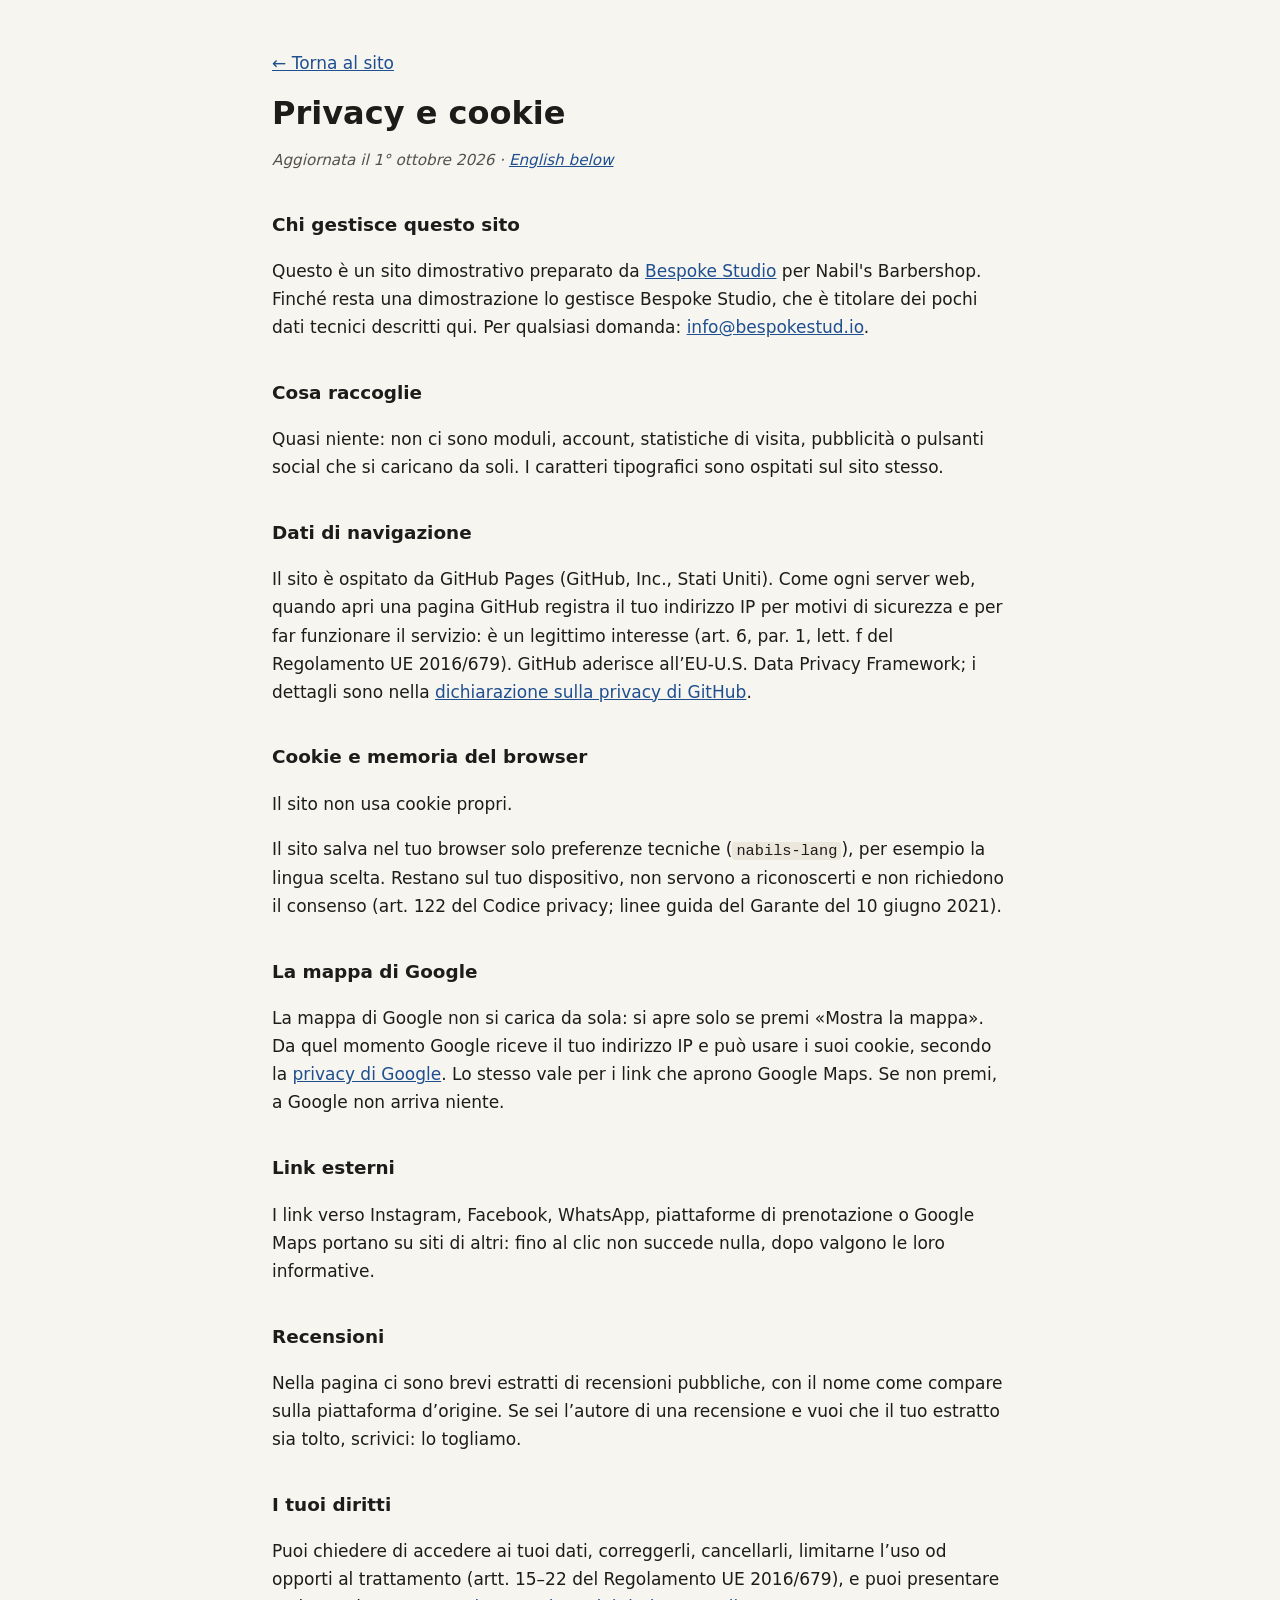
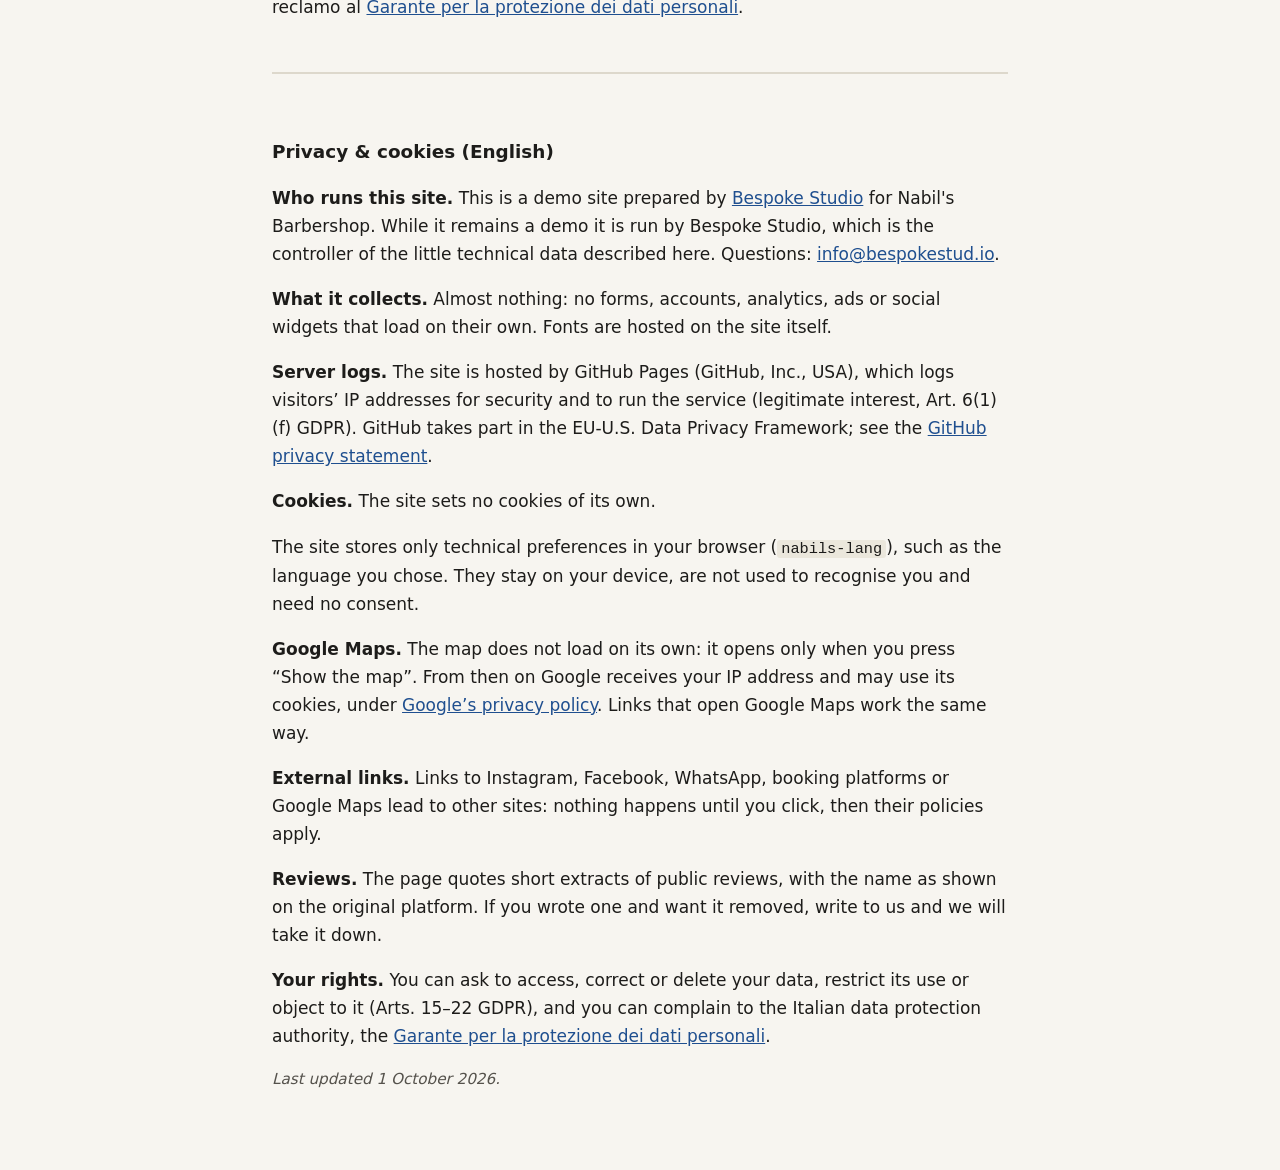
<file: privacy.html>
<!DOCTYPE html>
<html lang="it">
<head>
  <meta charset="UTF-8">
  <meta name="viewport" content="width=device-width, initial-scale=1.0">
  <meta name="robots" content="noindex">
  <title>Privacy e cookie · Nabil's Barbershop</title>
  <meta name="description" content="Informativa privacy e cookie del sito Nabil's Barbershop.">
  <style>
    body { margin: 0; background: #f7f5f0; color: #1d1c1a; font: 17px/1.65 system-ui, -apple-system, "Segoe UI", Roboto, sans-serif; }
    main { max-width: 46rem; margin: 0 auto; padding: 32px 20px 64px; }
    h1 { font-size: 2rem; line-height: 1.2; margin: 0.4em 0 0.2em; }
    h2 { font-size: 1.15rem; margin: 2em 0 0.4em; }
    a { color: #1f4f8f; }
    .data { color: #55524c; font-style: italic; font-size: 0.95rem; }
    .en { margin-top: 3em; padding-top: 1.5em; border-top: 2px solid #ddd8cc; }
    code { font-size: 0.9em; background: #ebe7dc; padding: 0 4px; border-radius: 3px; }
  </style>
</head>
<body>
<main>
  <p><a href="index.html">← Torna al sito</a></p>
  <h1>Privacy e cookie</h1>
  <p class="data">Aggiornata il 1° ottobre 2026 · <a href="#english" lang="en">English below</a></p>
  <h2>Chi gestisce questo sito</h2>
  <p>Questo è un sito dimostrativo preparato da <a href="https://bespokestud.io" rel="noopener">Bespoke Studio</a> per Nabil's Barbershop. Finché resta una dimostrazione lo gestisce Bespoke Studio, che è titolare dei pochi dati tecnici descritti qui. Per qualsiasi domanda: <a href="mailto:info@bespokestud.io">info@bespokestud.io</a>.</p>
  <h2>Cosa raccoglie</h2>
  <p>Quasi niente: non ci sono moduli, account, statistiche di visita, pubblicità o pulsanti social che si caricano da soli. I caratteri tipografici sono ospitati sul sito stesso.</p>
  <h2>Dati di navigazione</h2>
  <p>Il sito è ospitato da GitHub Pages (GitHub, Inc., Stati Uniti). Come ogni server web, quando apri una pagina GitHub registra il tuo indirizzo IP per motivi di sicurezza e per far funzionare il servizio: è un legittimo interesse (art. 6, par. 1, lett. f del Regolamento UE 2016/679). GitHub aderisce all’EU-U.S. Data Privacy Framework; i dettagli sono nella <a href="https://docs.github.com/site-policy/privacy-policies/github-general-privacy-statement" rel="noopener">dichiarazione sulla privacy di GitHub</a>.</p>
  
  <h2>Cookie e memoria del browser</h2>
  <p>Il sito non usa cookie propri.</p>
  <p>Il sito salva nel tuo browser solo preferenze tecniche (<code>nabils-lang</code>), per esempio la lingua scelta. Restano sul tuo dispositivo, non servono a riconoscerti e non richiedono il consenso (art. 122 del Codice privacy; linee guida del Garante del 10 giugno 2021).</p>
  <h2>La mappa di Google</h2>
  <p>La mappa di Google non si carica da sola: si apre solo se premi «Mostra la mappa». Da quel momento Google riceve il tuo indirizzo IP e può usare i suoi cookie, secondo la <a href="https://policies.google.com/privacy?hl=it" rel="noopener">privacy di Google</a>. Lo stesso vale per i link che aprono Google Maps. Se non premi, a Google non arriva niente.</p>
  <h2>Link esterni</h2>
  <p>I link verso Instagram, Facebook, WhatsApp, piattaforme di prenotazione o Google Maps portano su siti di altri: fino al clic non succede nulla, dopo valgono le loro informative.</p>
  <h2>Recensioni</h2>
  <p>Nella pagina ci sono brevi estratti di recensioni pubbliche, con il nome come compare sulla piattaforma d’origine. Se sei l’autore di una recensione e vuoi che il tuo estratto sia tolto, scrivici: lo togliamo.</p>
  <h2>I tuoi diritti</h2>
  <p>Puoi chiedere di accedere ai tuoi dati, correggerli, cancellarli, limitarne l’uso od opporti al trattamento (artt. 15–22 del Regolamento UE 2016/679), e puoi presentare reclamo al <a href="https://www.garanteprivacy.it" rel="noopener">Garante per la protezione dei dati personali</a>.</p>
  <div class="en" id="english" lang="en">
    <h2>Privacy &amp; cookies (English)</h2>
    <p><strong>Who runs this site.</strong> This is a demo site prepared by <a href="https://bespokestud.io" rel="noopener">Bespoke Studio</a> for Nabil's Barbershop. While it remains a demo it is run by Bespoke Studio, which is the controller of the little technical data described here. Questions: <a href="mailto:info@bespokestud.io">info@bespokestud.io</a>.</p>
    <p><strong>What it collects.</strong> Almost nothing: no forms, accounts, analytics, ads or social widgets that load on their own. Fonts are hosted on the site itself.</p>
    <p><strong>Server logs.</strong> The site is hosted by GitHub Pages (GitHub, Inc., USA), which logs visitors’ IP addresses for security and to run the service (legitimate interest, Art. 6(1)(f) GDPR). GitHub takes part in the EU-U.S. Data Privacy Framework; see the <a href="https://docs.github.com/site-policy/privacy-policies/github-general-privacy-statement" rel="noopener">GitHub privacy statement</a>.</p>
    
    <p><strong>Cookies.</strong> The site sets no cookies of its own.</p>
    <p>The site stores only technical preferences in your browser (<code>nabils-lang</code>), such as the language you chose. They stay on your device, are not used to recognise you and need no consent.</p>
    <p><strong>Google Maps.</strong> The map does not load on its own: it opens only when you press “Show the map”. From then on Google receives your IP address and may use its cookies, under <a href="https://policies.google.com/privacy?hl=en" rel="noopener">Google’s privacy policy</a>. Links that open Google Maps work the same way.</p>
    <p><strong>External links.</strong> Links to Instagram, Facebook, WhatsApp, booking platforms or Google Maps lead to other sites: nothing happens until you click, then their policies apply.</p>
    <p><strong>Reviews.</strong> The page quotes short extracts of public reviews, with the name as shown on the original platform. If you wrote one and want it removed, write to us and we will take it down.</p>
    <p><strong>Your rights.</strong> You can ask to access, correct or delete your data, restrict its use or object to it (Arts. 15–22 GDPR), and you can complain to the Italian data protection authority, the <a href="https://www.garanteprivacy.it" rel="noopener">Garante per la protezione dei dati personali</a>.</p>
    <p class="data">Last updated 1 October 2026.</p>
  </div>
</main>
</body>
</html>
</file>
